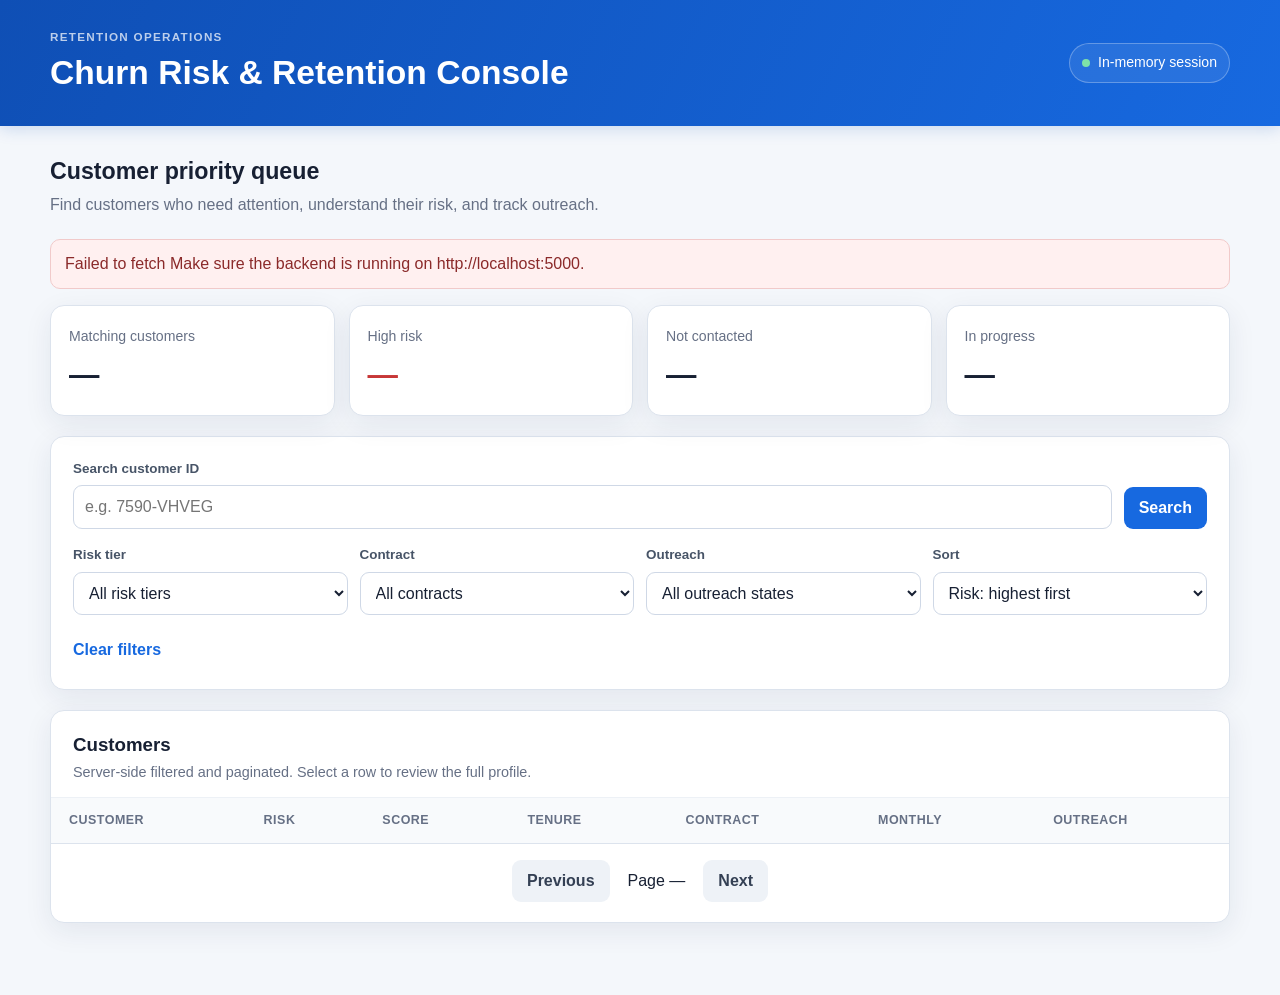
<file: frontend/index.html>
<!doctype html>
<html lang="en">
<head>
  <meta charset="utf-8">
  <meta name="viewport" content="width=device-width, initial-scale=1">
  <title>Churn Risk & Retention Console</title>
  <link rel="stylesheet" href="css/styles.css">
</head>
<body>
  <header class="topbar">
    <div class="shell topbar-content">
      <div>
        <p class="eyebrow">Retention Operations</p>
        <h1>Churn Risk & Retention Console</h1>
      </div>
      <div class="live-indicator"><span></span> In-memory session</div>
    </div>
  </header>

  <main class="shell page-space">
    <section class="intro-row">
      <div>
        <h2>Customer priority queue</h2>
        <p>Find customers who need attention, understand their risk, and track outreach.</p>
      </div>
    </section>

    <div id="error-banner" class="alert alert-error" role="alert" hidden></div>

    <section class="summary-grid" aria-label="Filtered customer summary">
      <article class="summary-card">
        <span>Matching customers</span>
        <strong id="matching-count">—</strong>
      </article>
      <article class="summary-card summary-danger">
        <span>High risk</span>
        <strong id="high-risk-count">—</strong>
      </article>
      <article class="summary-card">
        <span>Not contacted</span>
        <strong id="not-contacted-count">—</strong>
      </article>
      <article class="summary-card">
        <span>In progress</span>
        <strong id="in-progress-count">—</strong>
      </article>
    </section>

    <section class="panel filter-panel">
      <div class="search-row">
        <label class="search-field">
          <span>Search customer ID</span>
          <input id="search" type="search" placeholder="e.g. 7590-VHVEG" autocomplete="off">
        </label>
        <button id="search-button" class="button button-primary" type="button">Search</button>
      </div>

      <div class="filter-grid">
        <label>
          <span>Risk tier</span>
          <select id="risk-tier">
            <option value="">All risk tiers</option>
            <option value="HIGH">High</option>
            <option value="MEDIUM">Medium</option>
            <option value="LOW">Low</option>
          </select>
        </label>

        <label>
          <span>Contract</span>
          <select id="contract">
            <option value="">All contracts</option>
            <option value="Month-to-month">Month-to-month</option>
            <option value="One year">One year</option>
            <option value="Two year">Two year</option>
          </select>
        </label>

        <label>
          <span>Outreach</span>
          <select id="outreach-status">
            <option value="">All outreach states</option>
            <option value="NOT_CONTACTED">Not contacted</option>
            <option value="IN_PROGRESS">In progress</option>
            <option value="RESOLVED">Resolved</option>
          </select>
        </label>

        <label>
          <span>Sort</span>
          <select id="sort">
            <option value="risk_desc">Risk: highest first</option>
            <option value="risk_asc">Risk: lowest first</option>
            <option value="monthly_desc">Monthly charge: highest first</option>
            <option value="tenure_asc">Tenure: newest first</option>
          </select>
        </label>
      </div>

      <button id="clear-filters" class="button button-ghost" type="button">Clear filters</button>
    </section>

    <section class="panel table-panel">
      <div class="table-heading">
        <div>
          <h3>Customers</h3>
          <p>Server-side filtered and paginated. Select a row to review the full profile.</p>
        </div>
        <span id="table-status" class="loading-label">Loading customers…</span>
      </div>

      <div class="table-scroll">
        <table>
          <thead>
            <tr>
              <th>Customer</th>
              <th>Risk</th>
              <th>Score</th>
              <th>Tenure</th>
              <th>Contract</th>
              <th>Monthly</th>
              <th>Outreach</th>
            </tr>
          </thead>
          <tbody id="customer-table-body"></tbody>
        </table>
      </div>

      <div class="pagination">
        <button id="previous-page" class="button button-secondary" type="button">Previous</button>
        <span id="page-label">Page —</span>
        <button id="next-page" class="button button-secondary" type="button">Next</button>
      </div>
    </section>
  </main>

  <script src="js/api.js"></script>
  <script src="js/dashboard.js"></script>
</body>
</html>
</file>
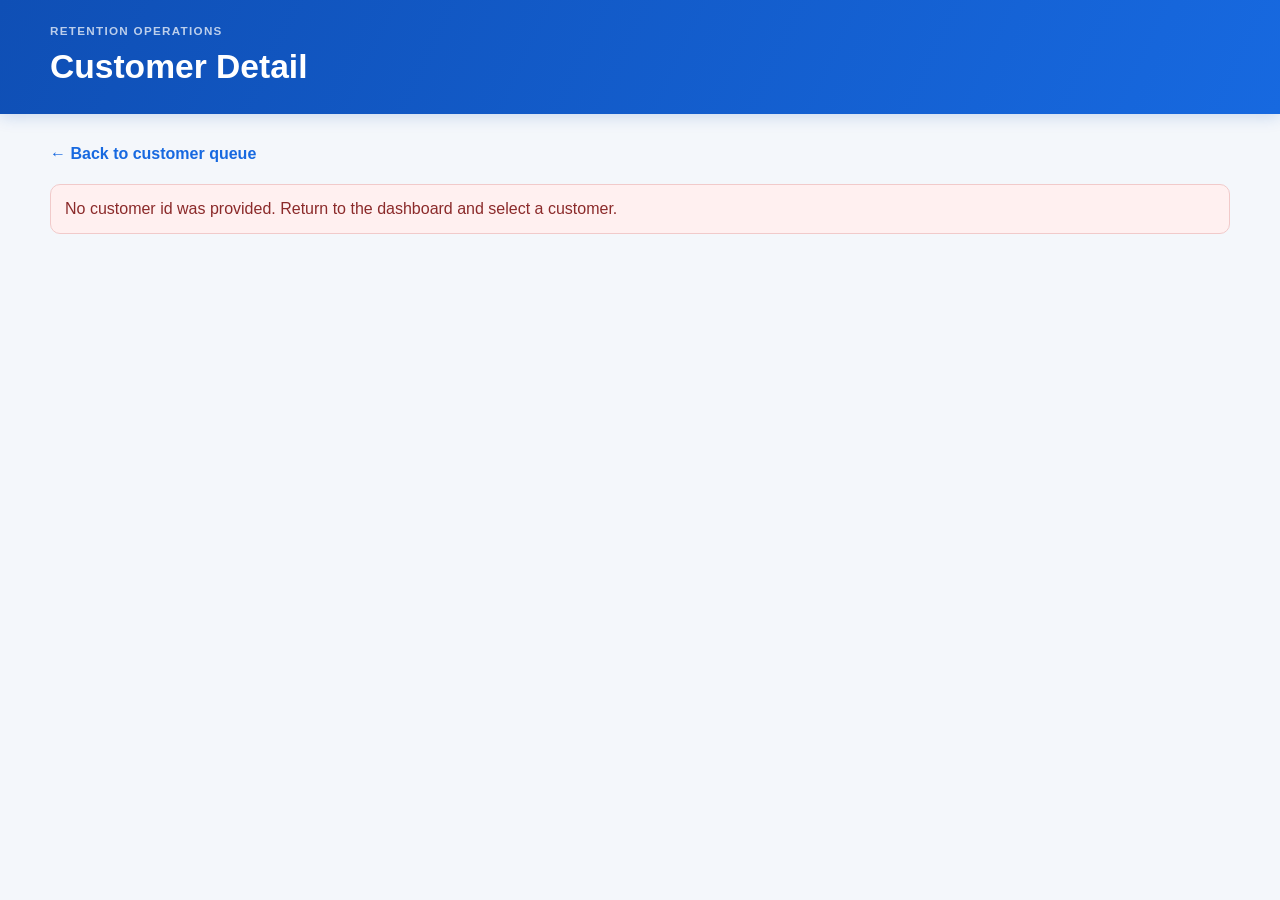
<file: frontend/customer.html>
<!doctype html>
<html lang="en">
<head>
  <meta charset="utf-8">
  <meta name="viewport" content="width=device-width, initial-scale=1">
  <title>Customer Detail | Retention Console</title>
  <link rel="stylesheet" href="css/styles.css">
</head>
<body>
  <header class="topbar compact-topbar">
    <div class="shell topbar-content">
      <div>
        <p class="eyebrow">Retention Operations</p>
        <h1>Customer Detail</h1>
      </div>
    </div>
  </header>

  <main class="shell page-space">
    <a class="back-link" href="index.html">← Back to customer queue</a>

    <div id="detail-loading" class="panel centered-state">Loading customer…</div>
    <div id="detail-error" class="alert alert-error" role="alert" hidden></div>

    <div id="detail-content" hidden>
      <section class="detail-header panel">
        <div>
          <p class="eyebrow">Customer</p>
          <h2 id="customer-id">—</h2>
          <p id="model-note" class="muted"></p>
        </div>
        <div class="risk-score-card">
          <strong id="risk-score">—</strong>
          <span>/ 100</span>
          <div id="risk-tier" class="risk-badge large">—</div>
        </div>
      </section>

      <div class="detail-layout">
        <section class="panel">
          <div class="section-heading">
            <div>
              <p class="eyebrow">Explainability</p>
              <h3>Why this customer is at risk</h3>
            </div>
          </div>
          <div id="risk-factors" class="factor-list"></div>
        </section>

        <aside class="panel outreach-panel">
          <p class="eyebrow">Retention action</p>
          <h3>Outreach</h3>
          <p>Current status</p>
          <div id="current-outreach-status" class="status-pill">—</div>
          <p id="outreach-hint" class="muted"></p>
          <div id="outreach-error" class="alert alert-error compact-alert" hidden></div>
          <button id="outreach-action" class="button button-primary button-full" type="button">Update</button>
        </aside>
      </div>

      <section class="panel">
        <div class="section-heading">
          <div>
            <p class="eyebrow">Profile</p>
            <h3>Customer information</h3>
          </div>
        </div>
        <div id="customer-details" class="details-grid"></div>
      </section>
    </div>
  </main>

  <script src="js/api.js"></script>
  <script src="js/customer.js"></script>
</body>
</html>
</file>
<file: frontend/css/styles.css>
:root {
  --background: #f4f7fb;
  --surface: #ffffff;
  --surface-alt: #f8fafc;
  --text: #172033;
  --muted: #667085;
  --border: #dce3ed;
  --primary: #1769e0;
  --primary-dark: #0e55bf;
  --danger: #c73737;
  --danger-soft: #fff0f0;
  --warning: #9a6700;
  --warning-soft: #fff7dd;
  --success: #176b43;
  --success-soft: #eaf8f0;
  --low: #376a46;
  --low-soft: #eaf7ed;
  --shadow: 0 8px 28px rgba(26, 43, 72, 0.08);
  --radius: 14px;
}

* { box-sizing: border-box; }

body {
  margin: 0;
  background: var(--background);
  color: var(--text);
  font-family: Inter, ui-sans-serif, -apple-system, BlinkMacSystemFont, "Segoe UI", sans-serif;
  line-height: 1.5;
}

button, input, select { font: inherit; }
button { cursor: pointer; }
button:disabled { cursor: not-allowed; opacity: 0.55; }

.shell {
  width: min(1180px, calc(100% - 36px));
  margin: 0 auto;
}

.topbar {
  background: linear-gradient(115deg, #0f4fb5, #1769e0);
  color: #fff;
  padding: 28px 0;
  box-shadow: 0 2px 16px rgba(15, 79, 181, 0.2);
}

.compact-topbar { padding: 22px 0; }
.topbar h1 { margin: 2px 0 0; font-size: clamp(1.55rem, 3vw, 2.1rem); }

.topbar-content {
  display: flex;
  align-items: center;
  justify-content: space-between;
  gap: 20px;
}

.eyebrow {
  margin: 0;
  text-transform: uppercase;
  font-size: 0.73rem;
  font-weight: 800;
  letter-spacing: 0.11em;
  color: var(--muted);
}

.topbar .eyebrow { color: rgba(255, 255, 255, 0.72); }

.live-indicator {
  display: flex;
  align-items: center;
  gap: 8px;
  padding: 8px 12px;
  border: 1px solid rgba(255,255,255,.28);
  border-radius: 999px;
  font-size: .88rem;
  background: rgba(255,255,255,.08);
}

.live-indicator span {
  width: 8px;
  height: 8px;
  background: #7ee2a8;
  border-radius: 50%;
}

.page-space { padding: 28px 0 52px; }
.intro-row { display: flex; justify-content: space-between; align-items: end; margin-bottom: 22px; }
.intro-row h2 { margin: 0 0 4px; font-size: 1.45rem; }
.intro-row p { margin: 0; color: var(--muted); }

.panel {
  background: var(--surface);
  border: 1px solid var(--border);
  border-radius: var(--radius);
  box-shadow: var(--shadow);
  padding: 22px;
  margin-bottom: 20px;
}

.summary-grid {
  display: grid;
  grid-template-columns: repeat(4, 1fr);
  gap: 14px;
  margin-bottom: 20px;
}

.summary-card {
  background: var(--surface);
  border: 1px solid var(--border);
  border-radius: var(--radius);
  padding: 18px;
  box-shadow: var(--shadow);
}

.summary-card span { color: var(--muted); font-size: .88rem; }
.summary-card strong { display: block; font-size: 1.9rem; margin-top: 4px; }
.summary-danger strong { color: var(--danger); }

.filter-panel { padding-bottom: 18px; }
.search-row { display: flex; gap: 12px; align-items: end; margin-bottom: 16px; }
.search-field { flex: 1; }

.filter-grid {
  display: grid;
  grid-template-columns: repeat(4, 1fr);
  gap: 12px;
  margin-bottom: 14px;
}

label span {
  display: block;
  margin-bottom: 6px;
  color: #475467;
  font-size: .84rem;
  font-weight: 700;
}

input, select {
  width: 100%;
  min-height: 43px;
  padding: 9px 11px;
  color: var(--text);
  background: #fff;
  border: 1px solid #cfd8e6;
  border-radius: 9px;
  outline: none;
}

input:focus, select:focus {
  border-color: var(--primary);
  box-shadow: 0 0 0 3px rgba(23,105,224,.12);
}

.button {
  border: 0;
  border-radius: 9px;
  min-height: 42px;
  padding: 9px 15px;
  font-weight: 750;
}

.button-primary { color: #fff; background: var(--primary); }
.button-primary:hover:not(:disabled) { background: var(--primary-dark); }
.button-secondary { color: #344054; background: #eef2f7; }
.button-ghost { color: var(--primary); background: transparent; padding-left: 0; }
.button-full { width: 100%; margin-top: 12px; }

.table-panel { padding: 0; overflow: hidden; }
.table-heading { display: flex; justify-content: space-between; gap: 20px; padding: 20px 22px 14px; }
.table-heading h3, .section-heading h3 { margin: 0 0 3px; }
.table-heading p { margin: 0; color: var(--muted); font-size: .9rem; }
.loading-label { color: var(--primary); font-size: .88rem; font-weight: 700; }
.table-scroll { overflow-x: auto; }

table { width: 100%; border-collapse: collapse; min-width: 820px; }
th, td { text-align: left; padding: 13px 18px; border-top: 1px solid #edf1f6; }
th { background: var(--surface-alt); color: #667085; font-size: .78rem; text-transform: uppercase; letter-spacing: .04em; }
td { font-size: .92rem; }
.customer-row { cursor: pointer; transition: background .15s ease; }
.customer-row:hover, .customer-row:focus { background: #f5f9ff; outline: none; }
.customer-id { font-weight: 800; color: #1d4f91; }
.score-cell { font-weight: 800; }
.outreach-cell { text-transform: capitalize; }
.empty-state { padding: 34px; text-align: center; color: var(--muted); }

.risk-badge {
  display: inline-flex;
  align-items: center;
  justify-content: center;
  border-radius: 999px;
  padding: 5px 9px;
  font-size: .73rem;
  font-weight: 850;
  letter-spacing: .02em;
}
.risk-high { color: var(--danger); background: var(--danger-soft); }
.risk-medium { color: var(--warning); background: var(--warning-soft); }
.risk-low { color: var(--low); background: var(--low-soft); }
.risk-badge.large { margin-top: 10px; padding: 7px 11px; }

.pagination {
  display: flex;
  justify-content: center;
  align-items: center;
  gap: 18px;
  padding: 16px 20px 20px;
  border-top: 1px solid var(--border);
}

.alert { border-radius: 10px; padding: 12px 14px; margin-bottom: 16px; }
.alert-error { color: #8b2a2a; background: var(--danger-soft); border: 1px solid #f1caca; }
.compact-alert { margin: 12px 0 0; font-size: .88rem; }

.back-link { display: inline-block; margin: 0 0 18px; color: var(--primary); text-decoration: none; font-weight: 750; }
.centered-state { text-align: center; color: var(--muted); padding: 36px; }
.detail-header { display: flex; justify-content: space-between; align-items: center; gap: 30px; }
.detail-header h2 { margin: 2px 0 6px; font-size: 1.7rem; }
.muted { color: var(--muted); }
.detail-header .muted { max-width: 720px; margin: 8px 0 0; }

.risk-score-card {
  min-width: 150px;
  text-align: center;
  padding: 17px;
  border-radius: 12px;
  background: var(--surface-alt);
  border: 1px solid var(--border);
}
.risk-score-card > strong { font-size: 2.45rem; line-height: 1; }
.risk-score-card > span { color: var(--muted); }

.detail-layout { display: grid; grid-template-columns: minmax(0, 2fr) minmax(260px, 1fr); gap: 20px; }
.detail-layout .panel { height: fit-content; }
.section-heading { margin-bottom: 14px; }
.factor-list { display: grid; gap: 10px; }
.factor-item { display: flex; justify-content: space-between; gap: 16px; padding: 13px 14px; background: var(--surface-alt); border: 1px solid #e8edf4; border-radius: 10px; }
.factor-item p { margin: 3px 0 0; color: var(--muted); font-size: .86rem; }
.factor-points { color: var(--danger); font-weight: 850; white-space: nowrap; }

.status-pill { display: inline-block; margin: 3px 0 10px; padding: 7px 10px; border-radius: 999px; font-weight: 850; font-size: .8rem; }
.status-not_contacted { color: #475467; background: #eef2f6; }
.status-in_progress { color: #8c5f00; background: var(--warning-soft); }
.status-resolved { color: var(--success); background: var(--success-soft); }
.outreach-panel > p:not(.eyebrow) { margin-bottom: 6px; }

.details-grid { display: grid; grid-template-columns: repeat(3, 1fr); border-top: 1px solid var(--border); border-left: 1px solid var(--border); border-radius: 10px; overflow: hidden; }
.detail-item { padding: 13px 14px; border-right: 1px solid var(--border); border-bottom: 1px solid var(--border); background: #fff; }
.detail-label { display: block; color: var(--muted); font-size: .78rem; margin-bottom: 3px; }

@media (max-width: 900px) {
  .summary-grid, .filter-grid { grid-template-columns: repeat(2, 1fr); }
  .detail-layout { grid-template-columns: 1fr; }
  .details-grid { grid-template-columns: repeat(2, 1fr); }
}

@media (max-width: 620px) {
  .shell { width: min(100% - 22px, 1180px); }
  .topbar-content, .detail-header { align-items: flex-start; flex-direction: column; }
  .live-indicator { display: none; }
  .summary-grid, .filter-grid, .details-grid { grid-template-columns: 1fr; }
  .search-row { flex-direction: column; align-items: stretch; }
  .panel { padding: 17px; }
  .table-heading { flex-direction: column; gap: 8px; }
  .risk-score-card { width: 100%; }
}
</file>
